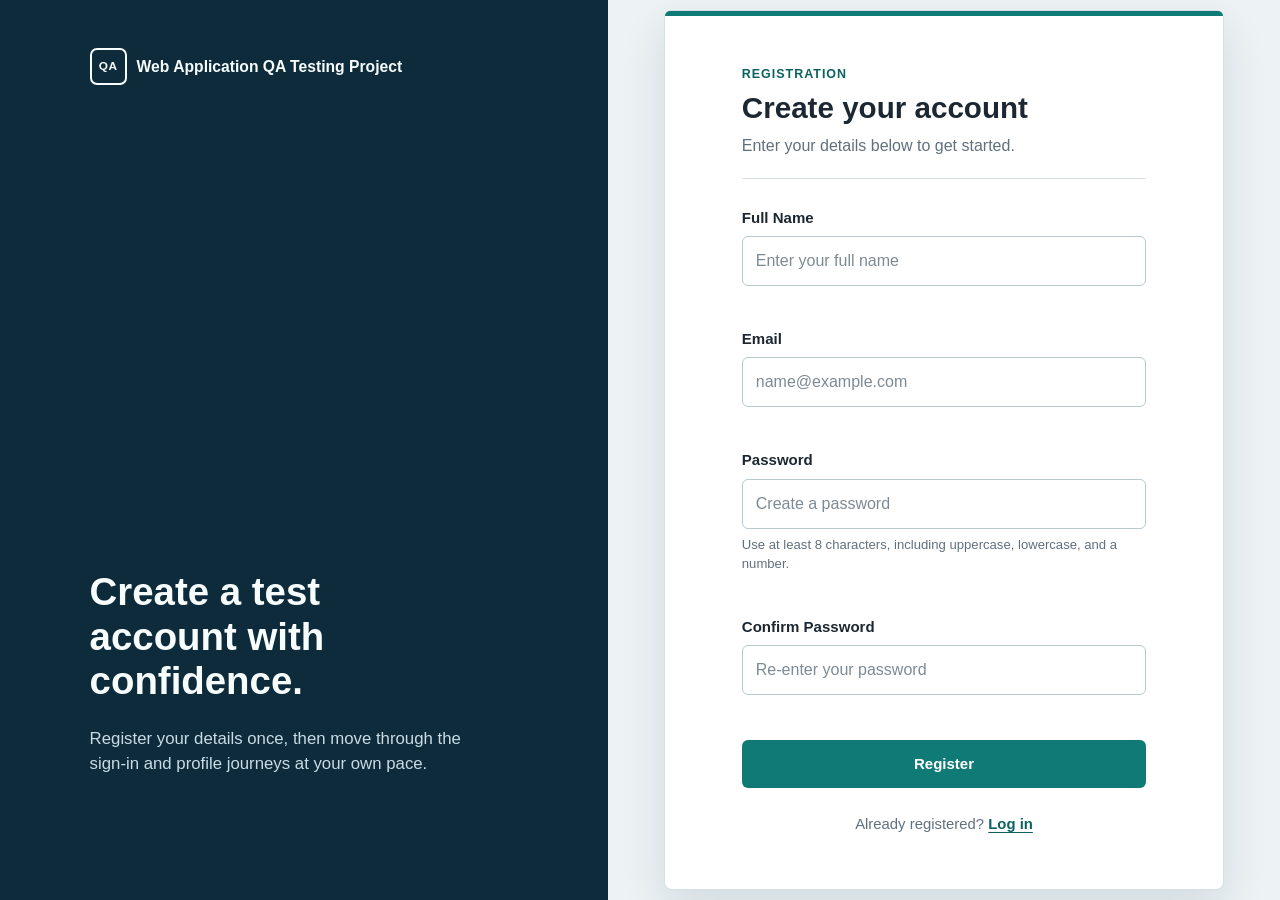
<file: Web-Application-QA-Testing/Application/index.html>
<!doctype html>
<html lang="en">
  <head>
    <meta charset="UTF-8" />
    <meta name="viewport" content="width=device-width, initial-scale=1.0" />
    <meta name="description" content="A simple local application for manual QA testing practice." />
    <title>Web Application QA Testing Project | Register</title>
    <link rel="stylesheet" href="styles.css" />
  </head>
  <body class="auth-page registration-page">
    <main class="auth-layout">
      <section class="brand-panel" aria-labelledby="app-name">
        <a class="brand" href="index.html" aria-label="Web Application QA Testing Project home">
          <span class="brand-mark" aria-hidden="true">QA</span>
          <span id="app-name">Web Application QA Testing Project</span>
        </a>
        <div class="brand-copy">
          <h1>Create a test account with confidence.</h1>
          <p>Register your details once, then move through the sign-in and profile journeys at your own pace.</p>
        </div>
      </section>

      <section class="form-panel registration-form-panel" aria-labelledby="register-title">
        <div class="form-intro">
          <p class="eyebrow">Registration</p>
          <h2 id="register-title">Create your account</h2>
          <p>Enter your details below to get started.</p>
        </div>

        <div id="form-message" class="message" role="alert" aria-live="polite" hidden></div>

        <form id="register-form" novalidate>
          <div class="field-group">
            <label for="full-name">Full Name</label>
            <input id="full-name" name="fullName" type="text" autocomplete="name" placeholder="Enter your full name" />
            <p class="field-error" id="full-name-error" aria-live="polite"></p>
          </div>

          <div class="field-group">
            <label for="email">Email</label>
            <input id="email" name="email" type="email" autocomplete="email" placeholder="name@example.com" />
            <p class="field-error" id="email-error" aria-live="polite"></p>
          </div>

          <div class="field-group">
            <label for="password">Password</label>
            <input id="password" name="password" type="password" autocomplete="new-password" placeholder="Create a password" />
            <p class="field-hint">Use at least 8 characters, including uppercase, lowercase, and a number.</p>
            <p class="field-error" id="password-error" aria-live="polite"></p>
          </div>

          <div class="field-group">
            <label for="confirm-password">Confirm Password</label>
            <input id="confirm-password" name="confirmPassword" type="password" autocomplete="new-password" placeholder="Re-enter your password" />
            <p class="field-error" id="confirm-password-error" aria-live="polite"></p>
          </div>

          <button class="button button-primary" type="submit">Register</button>
        </form>

        <p class="form-switch">Already registered? <a href="login.html">Log in</a></p>
      </section>
    </main>
    <script src="app.js"></script>
  </body>
</html>
</file>
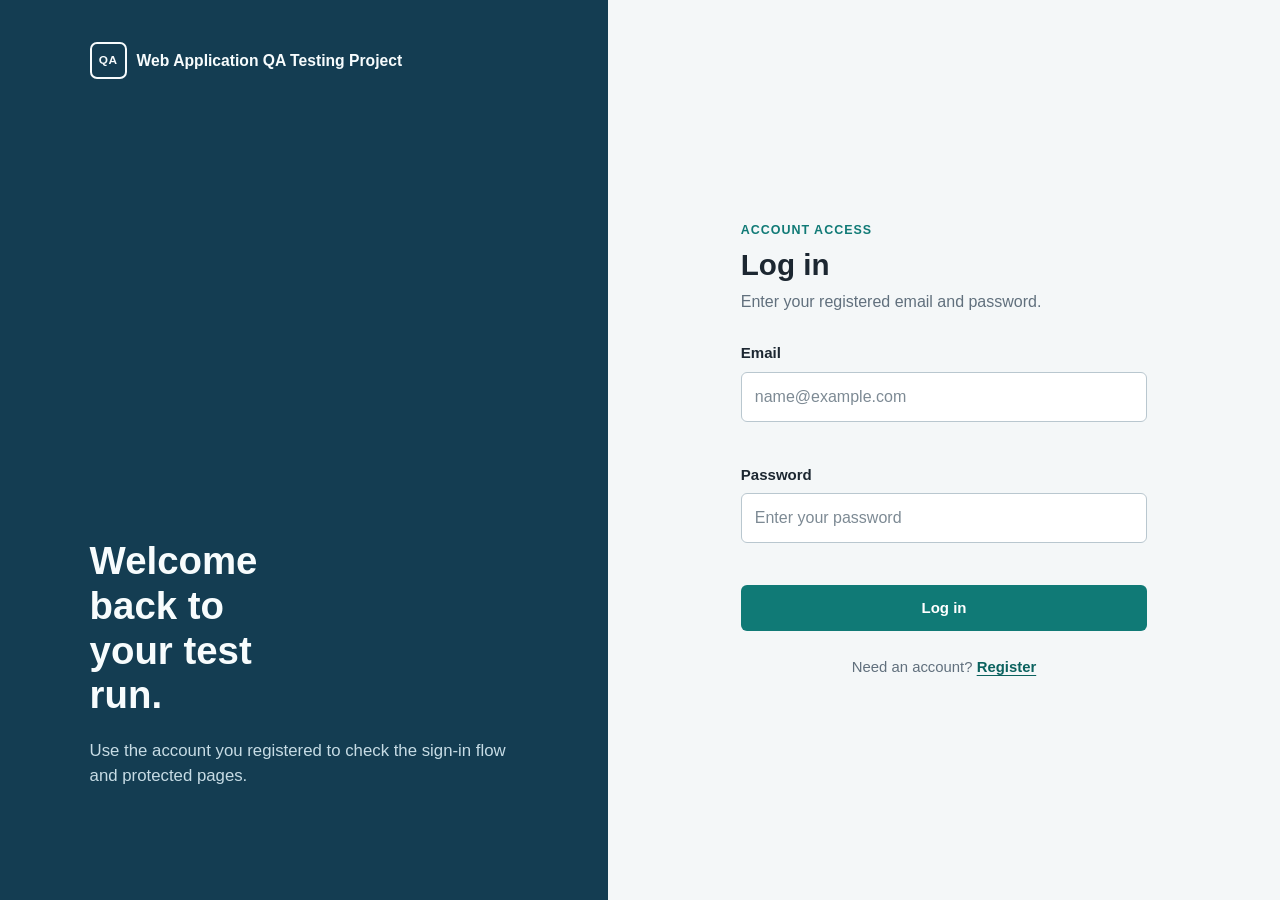
<file: Web-Application-QA-Testing/Application/dashboard.html>
<!doctype html>
<html lang="en">
  <head>
    <meta charset="UTF-8" />
    <meta name="viewport" content="width=device-width, initial-scale=1.0" />
    <meta name="description" content="Dashboard for the Web Application QA Testing Project." />
    <title>Web Application QA Testing Project | Dashboard</title>
    <link rel="stylesheet" href="styles.css" />
  </head>
  <body class="app-page" data-protected-page>
    <header class="site-header">
      <div class="header-inner">
        <a class="brand" href="dashboard.html" aria-label="Web Application QA Testing Project dashboard">
          <span class="brand-mark" aria-hidden="true">QA</span>
          <span>Web Application QA Testing Project</span>
        </a>
        <nav class="site-nav" aria-label="Primary navigation">
          <a class="nav-link active" href="dashboard.html" aria-current="page">Dashboard</a>
          <a class="nav-link" href="profile.html">Profile</a>
          <button id="logout-button" class="button button-quiet" type="button">Log out</button>
        </nav>
      </div>
    </header>

    <main class="content-shell">
      <section class="welcome-section" aria-labelledby="welcome-title">
        <p class="eyebrow">Dashboard</p>
        <h1 id="welcome-title">Welcome, <span id="welcome-name">User</span>.</h1>
        <p>Your account is signed in and ready for testing.</p>
        <div id="dashboard-message" class="message" role="status" aria-live="polite" hidden></div>
        <a class="button button-primary" href="profile.html">Go to Profile</a>
      </section>

      <section class="account-summary" aria-labelledby="summary-title">
        <div>
          <p class="eyebrow">Account summary</p>
          <h2 id="summary-title">Your registered details</h2>
        </div>
        <dl class="summary-list">
          <div>
            <dt>Name</dt>
            <dd id="summary-name">-</dd>
          </div>
          <div>
            <dt>Email</dt>
            <dd id="summary-email">-</dd>
          </div>
        </dl>
      </section>
    </main>
    <script src="app.js"></script>
  </body>
</html>
</file>
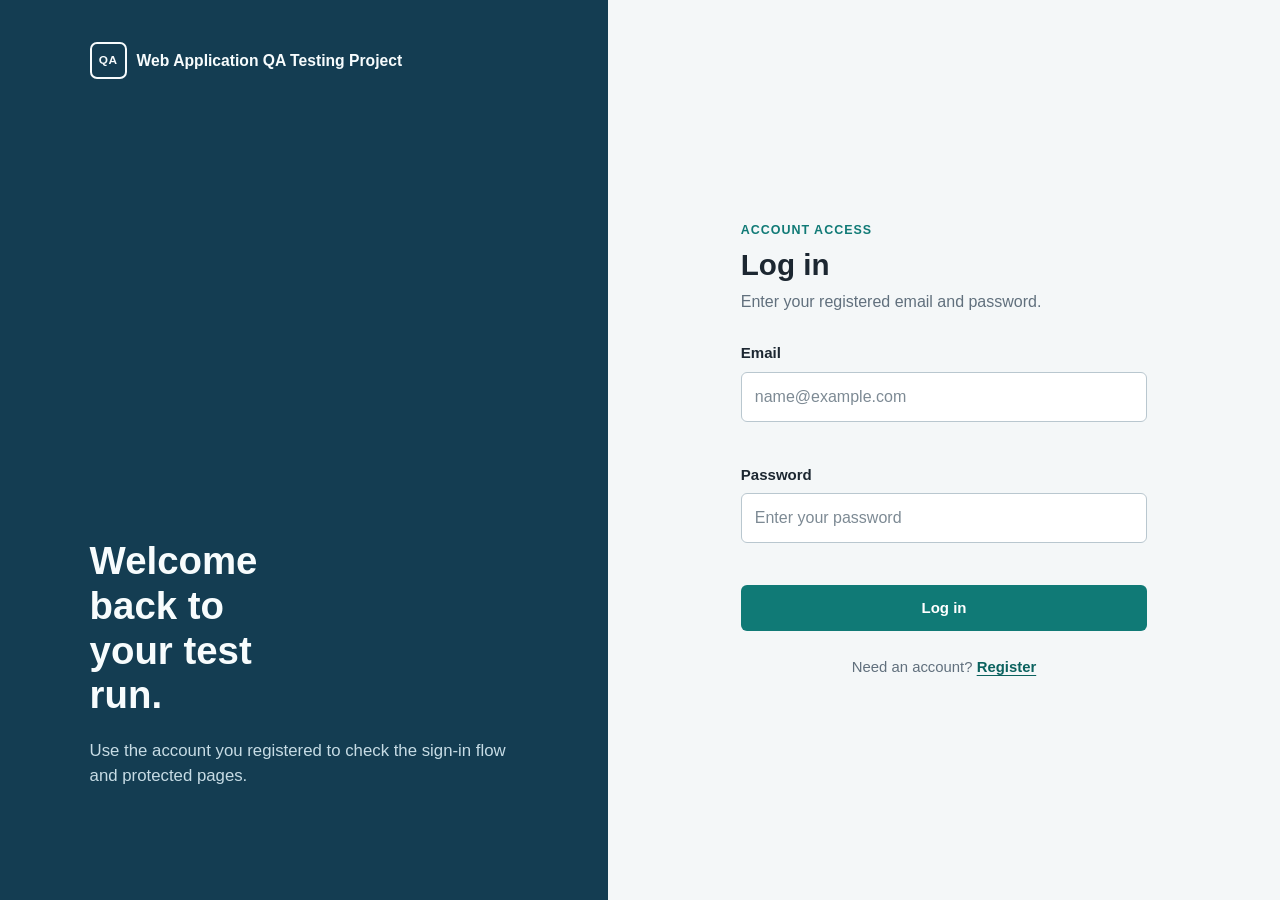
<file: Web-Application-QA-Testing/Application/login.html>
<!doctype html>
<html lang="en">
  <head>
    <meta charset="UTF-8" />
    <meta name="viewport" content="width=device-width, initial-scale=1.0" />
    <meta name="description" content="Log in to the Web Application QA Testing Project." />
    <title>Web Application QA Testing Project | Login</title>
    <link rel="stylesheet" href="styles.css" />
  </head>
  <body class="auth-page">
    <main class="auth-layout">
      <section class="brand-panel" aria-labelledby="app-name">
        <a class="brand" href="index.html" aria-label="Web Application QA Testing Project home">
          <span class="brand-mark" aria-hidden="true">QA</span>
          <span id="app-name">Web Application QA Testing Project</span>
        </a>
        <div class="brand-copy">
          <h1>Welcome back to your test run.</h1>
          <p>Use the account you registered to check the sign-in flow and protected pages.</p>
        </div>
      </section>

      <section class="form-panel" aria-labelledby="login-title">
        <div class="form-intro">
          <p class="eyebrow">Account access</p>
          <h2 id="login-title">Log in</h2>
          <p>Enter your registered email and password.</p>
        </div>

        <div id="form-message" class="message" role="alert" aria-live="polite" hidden></div>

        <form id="login-form" novalidate>
          <div class="field-group">
            <label for="email">Email</label>
            <input id="email" name="email" type="email" autocomplete="email" placeholder="name@example.com" />
            <p class="field-error" id="email-error" aria-live="polite"></p>
          </div>

          <div class="field-group">
            <label for="password">Password</label>
            <input id="password" name="password" type="password" autocomplete="current-password" placeholder="Enter your password" />
            <p class="field-error" id="password-error" aria-live="polite"></p>
          </div>

          <button class="button button-primary" type="submit">Log in</button>
        </form>

        <p class="form-switch">Need an account? <a href="index.html">Register</a></p>
      </section>
    </main>
    <script src="app.js"></script>
  </body>
</html>
</file>
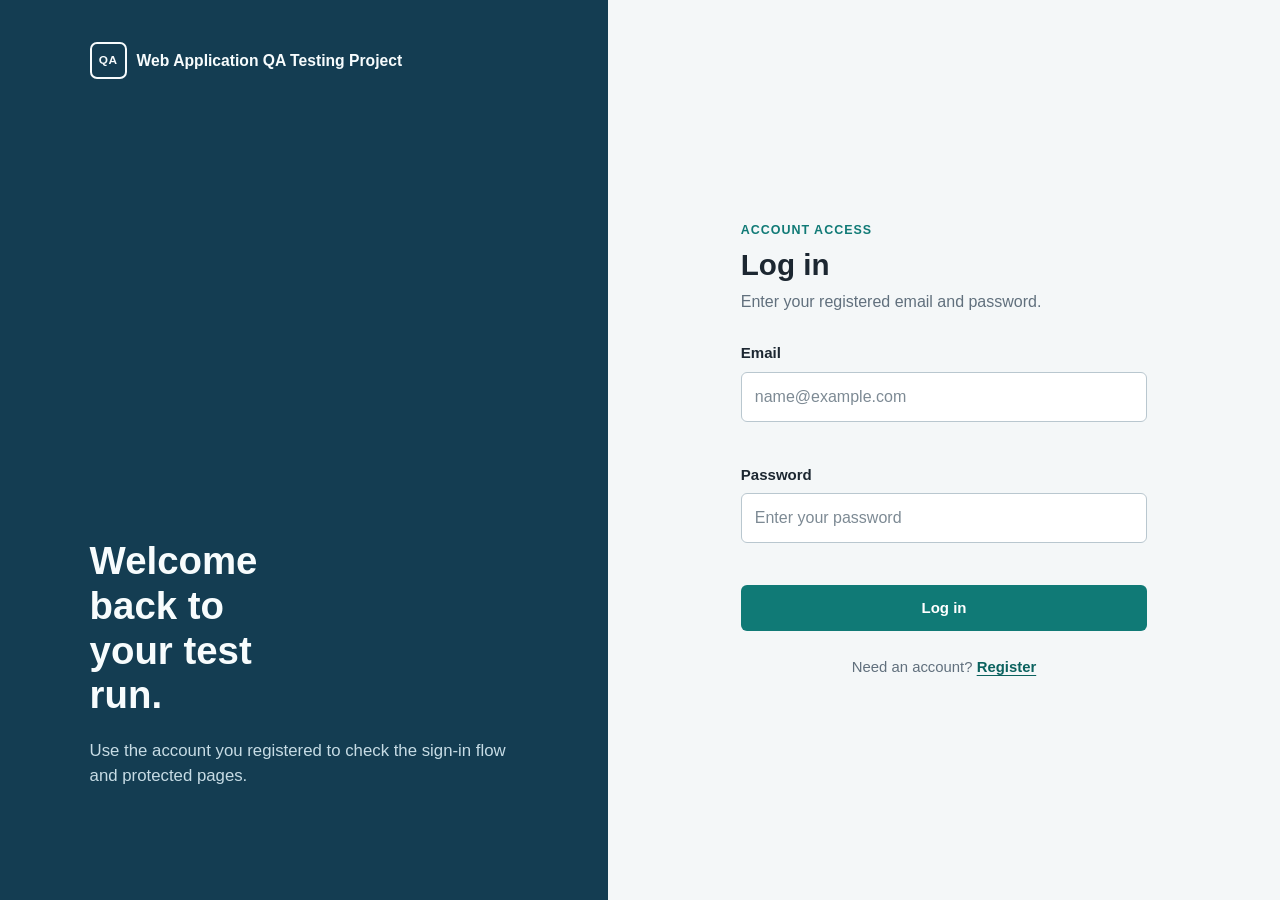
<file: Web-Application-QA-Testing/Application/profile.html>
<!doctype html>
<html lang="en">
  <head>
    <meta charset="UTF-8" />
    <meta name="viewport" content="width=device-width, initial-scale=1.0" />
    <meta name="description" content="Profile for the Web Application QA Testing Project." />
    <title>Web Application QA Testing Project | Profile</title>
    <link rel="stylesheet" href="styles.css" />
  </head>
  <body class="app-page" data-protected-page>
    <header class="site-header">
      <div class="header-inner">
        <a class="brand" href="dashboard.html" aria-label="Web Application QA Testing Project dashboard">
          <span class="brand-mark" aria-hidden="true">QA</span>
          <span>Web Application QA Testing Project</span>
        </a>
        <nav class="site-nav" aria-label="Primary navigation">
          <a class="nav-link" href="dashboard.html">Dashboard</a>
          <a class="nav-link active" href="profile.html" aria-current="page">Profile</a>
          <button id="logout-button" class="button button-quiet" type="button">Log out</button>
        </nav>
      </div>
    </header>

    <main class="content-shell profile-shell">
      <section class="page-heading" aria-labelledby="profile-title">
        <p class="eyebrow">Account settings</p>
        <h1 id="profile-title">Profile</h1>
        <p>Keep your profile information up to date.</p>
      </section>

      <section class="profile-form-section" aria-label="Profile details">
        <div id="form-message" class="message" role="alert" aria-live="polite" hidden></div>
        <form id="profile-form" novalidate>
          <div class="form-grid">
            <div class="field-group">
              <label for="profile-name">Name</label>
              <input id="profile-name" name="name" type="text" autocomplete="name" placeholder="Enter your name" />
              <p class="field-error" id="profile-name-error" aria-live="polite"></p>
            </div>

            <div class="field-group">
              <label for="profile-email">Email</label>
              <input id="profile-email" name="email" type="email" autocomplete="email" placeholder="name@example.com" />
              <p class="field-error" id="profile-email-error" aria-live="polite"></p>
            </div>

            <div class="field-group">
              <label for="phone">Phone</label>
              <input id="phone" name="phone" type="tel" autocomplete="tel" placeholder="Enter your phone number" />
              <p class="field-error" id="phone-error" aria-live="polite"></p>
            </div>

            <div class="field-group field-group-wide">
              <label for="address">Address</label>
              <textarea id="address" name="address" autocomplete="street-address" rows="4" placeholder="Enter your address"></textarea>
              <p class="field-error" id="address-error" aria-live="polite"></p>
            </div>
          </div>
          <button class="button button-primary" type="submit">Save Profile</button>
        </form>
      </section>
    </main>
    <script src="app.js"></script>
  </body>
</html>
</file>
<file: Web-Application-QA-Testing/Application/styles.css>
:root {
  --ink: #1c2731;
  --muted: #61707d;
  --line: #d6dee3;
  --canvas: #f4f7f8;
  --surface: #ffffff;
  --navy: #143d52;
  --navy-deep: #0d2b3a;
  --teal: #107a76;
  --teal-dark: #0b625f;
  --teal-soft: #e3f3f1;
  --danger: #ae2e36;
  --danger-soft: #fbeaec;
  --success: #146c43;
  --success-soft: #e6f4ea;
  --focus: #2a7da7;
  --shadow: 0 18px 45px rgba(20, 61, 82, 0.12);
}

* {
  box-sizing: border-box;
}

html {
  min-width: 320px;
}

body {
  min-height: 100vh;
  margin: 0;
  background: var(--canvas);
  color: var(--ink);
  font-family: Inter, "Segoe UI", Roboto, Helvetica, Arial, sans-serif;
  line-height: 1.5;
}

a {
  color: var(--teal-dark);
  font-weight: 700;
  text-decoration-thickness: 1px;
  text-underline-offset: 3px;
}

a:hover {
  color: var(--navy);
}

button,
input,
textarea {
  font: inherit;
}

button,
a,
input,
textarea {
  -webkit-tap-highlight-color: transparent;
}

.auth-layout {
  display: grid;
  grid-template-columns: minmax(320px, 0.95fr) minmax(420px, 1.05fr);
  min-height: 100vh;
}

.brand-panel {
  display: flex;
  flex-direction: column;
  justify-content: space-between;
  min-height: 100%;
  padding: 42px clamp(28px, 7vw, 104px) 56px;
  background: var(--navy);
  color: #f7fcfd;
}

.brand {
  display: inline-flex;
  align-items: center;
  width: fit-content;
  gap: 10px;
  color: inherit;
  font-size: 0.98rem;
  font-weight: 800;
  text-decoration: none;
}

.brand:hover {
  color: inherit;
}

.brand-mark {
  display: inline-grid;
  width: 37px;
  height: 37px;
  place-items: center;
  border: 2px solid currentColor;
  border-radius: 7px;
  font-size: 0.74rem;
  font-weight: 900;
  letter-spacing: 0.04em;
}

.brand-copy {
  max-width: 520px;
  padding: 56px 0;
}

.eyebrow {
  margin: 0 0 10px;
  color: var(--teal);
  font-size: 0.78rem;
  font-weight: 800;
  letter-spacing: 0.08em;
  text-transform: uppercase;
}

.brand-panel .eyebrow {
  color: #8edbd4;
}

h1,
h2,
p {
  margin-top: 0;
}

h1,
h2 {
  color: inherit;
  line-height: 1.16;
}

.brand-copy h1 {
  max-width: 10ch;
  margin-bottom: 20px;
  font-size: clamp(2.1rem, 3vw, 3.35rem);
}

.brand-copy p:last-child {
  max-width: 47ch;
  margin-bottom: 0;
  color: #c7dce5;
  font-size: 1.05rem;
}

.form-panel {
  align-self: center;
  width: min(100%, 560px);
  margin: 0 auto;
  padding: 54px clamp(28px, 6vw, 80px);
}

.registration-page {
  background: #edf2f4;
}

.registration-page .brand-panel {
  padding-top: 48px;
  padding-bottom: 48px;
  background: var(--navy-deep);
}

.registration-page .brand-copy {
  max-width: 490px;
  padding: 76px 0;
}

.registration-page .brand-copy h1 {
  max-width: 11ch;
  margin-bottom: 22px;
}

.registration-page .brand-copy p {
  max-width: 43ch;
}

.registration-form-panel {
  position: relative;
  border: 1px solid #d5e0e5;
  border-radius: 8px;
  background: var(--surface);
  box-shadow: var(--shadow);
}

.registration-form-panel::before {
  position: absolute;
  top: 0;
  right: 0;
  left: 0;
  height: 5px;
  border-radius: 8px 8px 0 0;
  background: var(--teal);
  content: "";
}

.registration-form-panel .form-intro {
  padding-bottom: 20px;
  border-bottom: 1px solid var(--line);
}

.registration-form-panel .form-intro .eyebrow {
  color: var(--teal-dark);
}

.registration-form-panel .button-primary {
  min-height: 48px;
  margin-top: 3px;
}

.form-intro {
  margin-bottom: 28px;
}

.form-intro .eyebrow,
.page-heading .eyebrow,
.account-summary .eyebrow {
  margin-bottom: 8px;
}

.form-intro h2 {
  margin-bottom: 8px;
  font-size: 1.85rem;
}

.form-intro p:last-child,
.page-heading p:last-child {
  margin-bottom: 0;
  color: var(--muted);
}

.field-group {
  margin-bottom: 20px;
}

label {
  display: block;
  margin-bottom: 7px;
  color: var(--ink);
  font-size: 0.94rem;
  font-weight: 750;
}

input,
textarea {
  display: block;
  width: 100%;
  border: 1px solid #b9c7cf;
  border-radius: 6px;
  background: var(--surface);
  color: var(--ink);
  outline: none;
  padding: 12px 13px;
  transition: border-color 120ms ease, box-shadow 120ms ease;
}

textarea {
  min-height: 112px;
  resize: vertical;
}

input::placeholder,
textarea::placeholder {
  color: #7d8a94;
}

input:hover,
textarea:hover {
  border-color: #899ca8;
}

input:focus,
textarea:focus {
  border-color: var(--focus);
  box-shadow: 0 0 0 3px rgba(42, 125, 167, 0.18);
}

input[aria-invalid="true"],
textarea[aria-invalid="true"] {
  border-color: var(--danger);
}

.field-hint,
.field-error {
  margin: 6px 0 0;
  font-size: 0.82rem;
}

.field-hint {
  color: var(--muted);
}

.field-error {
  min-height: 1.2em;
  color: var(--danger);
  font-weight: 650;
}

.button {
  display: inline-flex;
  min-height: 44px;
  align-items: center;
  justify-content: center;
  border: 1px solid transparent;
  border-radius: 6px;
  cursor: pointer;
  font-size: 0.94rem;
  font-weight: 800;
  text-decoration: none;
  transition: background-color 120ms ease, border-color 120ms ease, color 120ms ease, transform 120ms ease;
}

.button:focus-visible,
.nav-link:focus-visible,
.brand:focus-visible {
  outline: 3px solid rgba(42, 125, 167, 0.45);
  outline-offset: 3px;
}

.button:active {
  transform: translateY(1px);
}

.button-primary {
  width: 100%;
  padding: 11px 18px;
  background: var(--teal);
  color: #ffffff;
}

.button-primary:hover {
  background: var(--teal-dark);
  color: #ffffff;
}

.button-quiet {
  min-height: 36px;
  padding: 7px 10px;
  border-color: transparent;
  background: transparent;
  color: #20495e;
}

.button-quiet:hover {
  background: #e9f0f3;
  color: var(--navy-deep);
}

.form-switch {
  margin: 25px 0 0;
  color: var(--muted);
  font-size: 0.93rem;
  text-align: center;
}

.message {
  margin-bottom: 20px;
  border: 1px solid transparent;
  border-radius: 6px;
  padding: 11px 13px;
  font-size: 0.92rem;
  font-weight: 650;
}

.message.error {
  border-color: #f0b8bd;
  background: var(--danger-soft);
  color: #85232a;
}

.message.success {
  border-color: #acd6ba;
  background: var(--success-soft);
  color: var(--success);
}

.site-header {
  border-bottom: 1px solid var(--line);
  background: var(--surface);
}

.header-inner,
.content-shell {
  width: min(100% - 48px, 1080px);
  margin: 0 auto;
}

.header-inner {
  display: flex;
  min-height: 74px;
  align-items: center;
  justify-content: space-between;
  gap: 24px;
}

.site-header .brand {
  color: var(--navy-deep);
}

.site-nav {
  display: flex;
  align-items: center;
  gap: 6px;
}

.nav-link {
  border-bottom: 2px solid transparent;
  padding: 10px 11px 8px;
  color: #315466;
  font-size: 0.92rem;
  font-weight: 750;
  text-decoration: none;
}

.nav-link:hover {
  color: var(--navy-deep);
}

.nav-link.active {
  border-bottom-color: var(--teal);
  color: var(--navy-deep);
}

.content-shell {
  padding: 68px 0;
}

.welcome-section {
  max-width: 670px;
}

.welcome-section h1,
.page-heading h1 {
  margin-bottom: 13px;
  color: var(--navy-deep);
  font-size: clamp(2rem, 4vw, 3rem);
}

.welcome-section > p:not(.eyebrow) {
  margin-bottom: 28px;
  color: var(--muted);
  font-size: 1.08rem;
}

.welcome-section .button {
  width: auto;
  padding: 11px 18px;
}

.account-summary {
  display: grid;
  grid-template-columns: minmax(230px, 0.8fr) minmax(300px, 1.2fr);
  align-items: start;
  gap: 40px;
  margin-top: 76px;
  border-top: 1px solid var(--line);
  padding-top: 34px;
}

.account-summary h2 {
  margin-bottom: 0;
  color: var(--navy-deep);
  font-size: 1.3rem;
}

.summary-list {
  display: grid;
  gap: 15px;
  margin: 0;
}

.summary-list div {
  display: grid;
  grid-template-columns: 110px 1fr;
  gap: 18px;
  border-bottom: 1px solid var(--line);
  padding-bottom: 15px;
}

dt {
  color: var(--muted);
  font-size: 0.88rem;
  font-weight: 750;
}

dd {
  overflow-wrap: anywhere;
  margin: 0;
  color: var(--ink);
  font-weight: 700;
}

.profile-shell {
  max-width: 850px;
}

.page-heading {
  margin-bottom: 38px;
}

.profile-form-section {
  max-width: 760px;
  border-top: 1px solid var(--line);
  padding-top: 32px;
}

.form-grid {
  display: grid;
  grid-template-columns: repeat(2, minmax(0, 1fr));
  gap: 0 22px;
}

.field-group-wide {
  grid-column: 1 / -1;
}

.profile-form-section .button-primary {
  width: auto;
  min-width: 138px;
  padding: 11px 18px;
}

@media (max-width: 760px) {
  .auth-layout {
    grid-template-columns: 1fr;
  }

  .brand-panel {
    min-height: auto;
    padding: 28px 24px 30px;
  }

  .brand-copy {
    padding: 48px 0 0;
  }

  .brand-copy h1 {
    max-width: 14ch;
    font-size: 2rem;
  }

  .form-panel {
    margin: 0;
    padding: 40px 24px 48px;
  }

  .header-inner,
  .content-shell {
    width: min(100% - 32px, 1080px);
  }

  .header-inner {
    align-items: flex-start;
    flex-direction: column;
    gap: 14px;
    padding: 18px 0 12px;
  }

  .site-nav {
    width: 100%;
    justify-content: space-between;
  }

  .content-shell {
    padding: 46px 0;
  }

  .account-summary {
    grid-template-columns: 1fr;
    gap: 24px;
    margin-top: 54px;
  }

  .form-grid {
    grid-template-columns: 1fr;
  }

  .field-group-wide {
    grid-column: auto;
  }
}

@media (max-width: 410px) {
  .brand {
    font-size: 0.88rem;
  }

  .site-nav {
    gap: 0;
  }

  .nav-link {
    padding-right: 7px;
    padding-left: 7px;
  }

  .button-quiet {
    padding-right: 5px;
    padding-left: 5px;
  }
}
</file>
